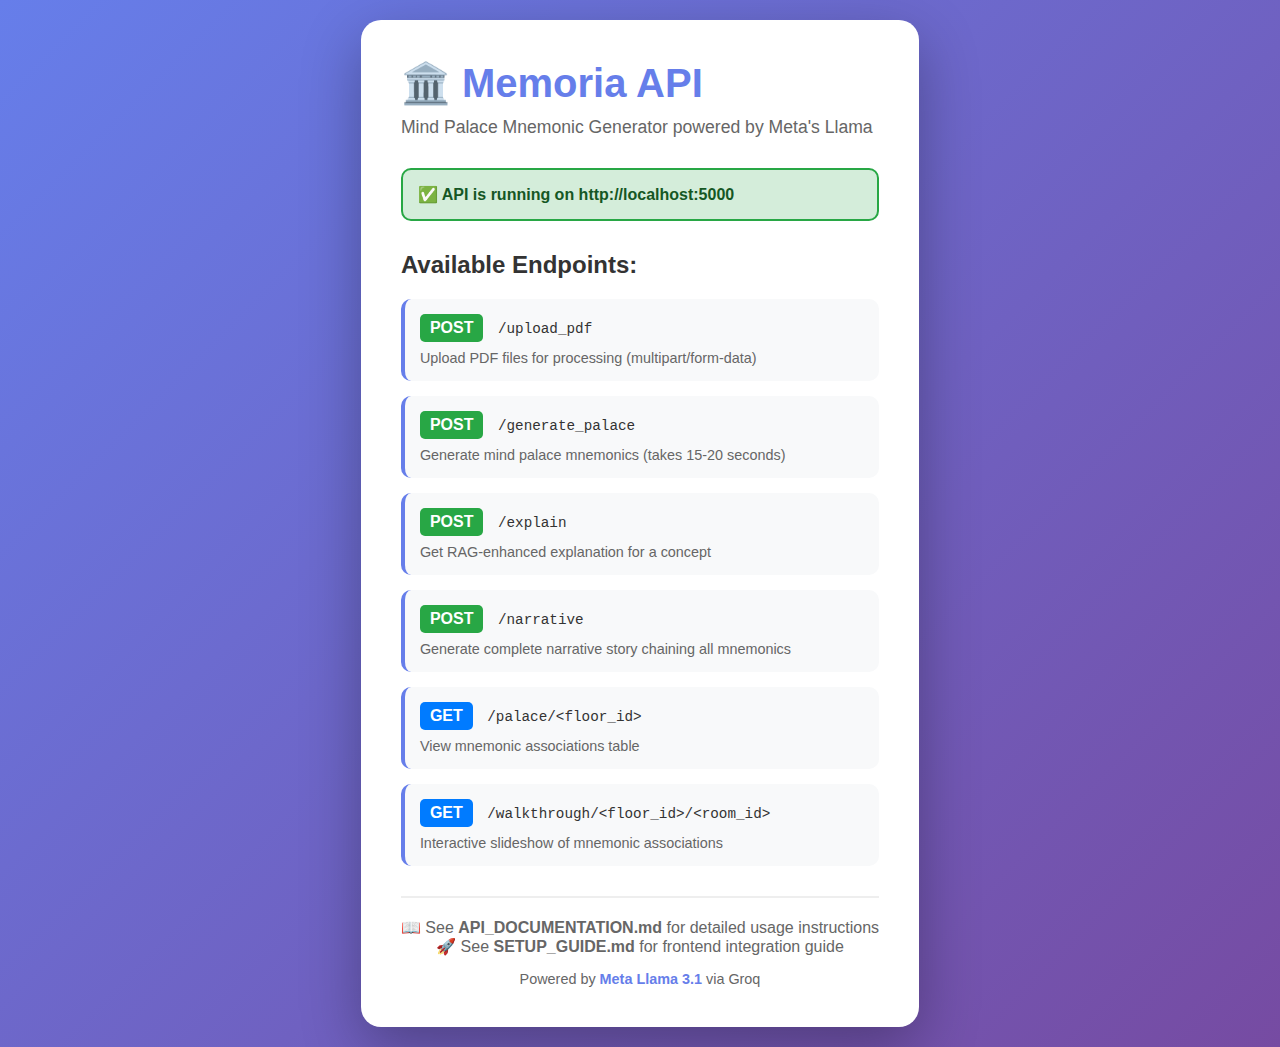
<file: app/templates/index.html>
<!DOCTYPE html>
<html lang="en">
<head>
    <meta charset="UTF-8">
    <meta name="viewport" content="width=device-width, initial-scale=1.0">
    <title>Memoria API - Mind Palace Generator</title>
    <style>
        * {
            margin: 0;
            padding: 0;
            box-sizing: border-box;
        }
        body {
            font-family: 'Segoe UI', Tahoma, Geneva, Verdana, sans-serif;
            background: linear-gradient(135deg, #667eea 0%, #764ba2 100%);
            min-height: 100vh;
            display: flex;
            justify-content: center;
            align-items: center;
            padding: 20px;
        }
        .container {
            background: white;
            border-radius: 20px;
            padding: 40px;
            max-width: 800px;
            box-shadow: 0 20px 60px rgba(0,0,0,0.3);
        }
        h1 {
            color: #667eea;
            margin-bottom: 10px;
            font-size: 2.5em;
        }
        .subtitle {
            color: #666;
            margin-bottom: 30px;
            font-size: 1.1em;
        }
        .status {
            background: #d4edda;
            border: 2px solid #28a745;
            color: #155724;
            padding: 15px;
            border-radius: 10px;
            margin-bottom: 30px;
            font-weight: bold;
        }
        .endpoint {
            background: #f8f9fa;
            padding: 15px;
            border-radius: 10px;
            margin-bottom: 15px;
            border-left: 4px solid #667eea;
        }
        .endpoint-method {
            display: inline-block;
            padding: 5px 10px;
            border-radius: 5px;
            font-weight: bold;
            margin-right: 10px;
        }
        .post {
            background: #28a745;
            color: white;
        }
        .get {
            background: #007bff;
            color: white;
        }
        .endpoint-path {
            font-family: monospace;
            color: #333;
            font-size: 1.1em;
        }
        .endpoint-desc {
            color: #666;
            margin-top: 8px;
            font-size: 0.9em;
        }
        .footer {
            margin-top: 30px;
            padding-top: 20px;
            border-top: 2px solid #eee;
            text-align: center;
            color: #666;
        }
        .powered-by {
            margin-top: 15px;
            font-size: 0.9em;
        }
        .logo {
            color: #667eea;
            font-weight: bold;
        }
    </style>
</head>
<body>
    <div class="container">
        <h1>🏛️ Memoria API</h1>
        <p class="subtitle">Mind Palace Mnemonic Generator powered by Meta's Llama</p>
        
        <div class="status">
            ✅ API is running on http://localhost:5000
        </div>

        <h2 style="margin-bottom: 20px; color: #333;">Available Endpoints:</h2>

        <div class="endpoint">
            <span class="endpoint-method post">POST</span>
            <span class="endpoint-path">/upload_pdf</span>
            <p class="endpoint-desc">Upload PDF files for processing (multipart/form-data)</p>
        </div>

        <div class="endpoint">
            <span class="endpoint-method post">POST</span>
            <span class="endpoint-path">/generate_palace</span>
            <p class="endpoint-desc">Generate mind palace mnemonics (takes 15-20 seconds)</p>
        </div>

        <div class="endpoint">
            <span class="endpoint-method post">POST</span>
            <span class="endpoint-path">/explain</span>
            <p class="endpoint-desc">Get RAG-enhanced explanation for a concept</p>
        </div>

        <div class="endpoint">
            <span class="endpoint-method post">POST</span>
            <span class="endpoint-path">/narrative</span>
            <p class="endpoint-desc">Generate complete narrative story chaining all mnemonics</p>
        </div>

        <div class="endpoint">
            <span class="endpoint-method get">GET</span>
            <span class="endpoint-path">/palace/&lt;floor_id&gt;</span>
            <p class="endpoint-desc">View mnemonic associations table</p>
        </div>

        <div class="endpoint">
            <span class="endpoint-method get">GET</span>
            <span class="endpoint-path">/walkthrough/&lt;floor_id&gt;/&lt;room_id&gt;</span>
            <p class="endpoint-desc">Interactive slideshow of mnemonic associations</p>
        </div>

        <div class="footer">
            <p>📖 See <strong>API_DOCUMENTATION.md</strong> for detailed usage instructions</p>
            <p>🚀 See <strong>SETUP_GUIDE.md</strong> for frontend integration guide</p>
            <p class="powered-by">Powered by <span class="logo">Meta Llama 3.1</span> via Groq</p>
        </div>
    </div>
</body>
</html>
</file>
